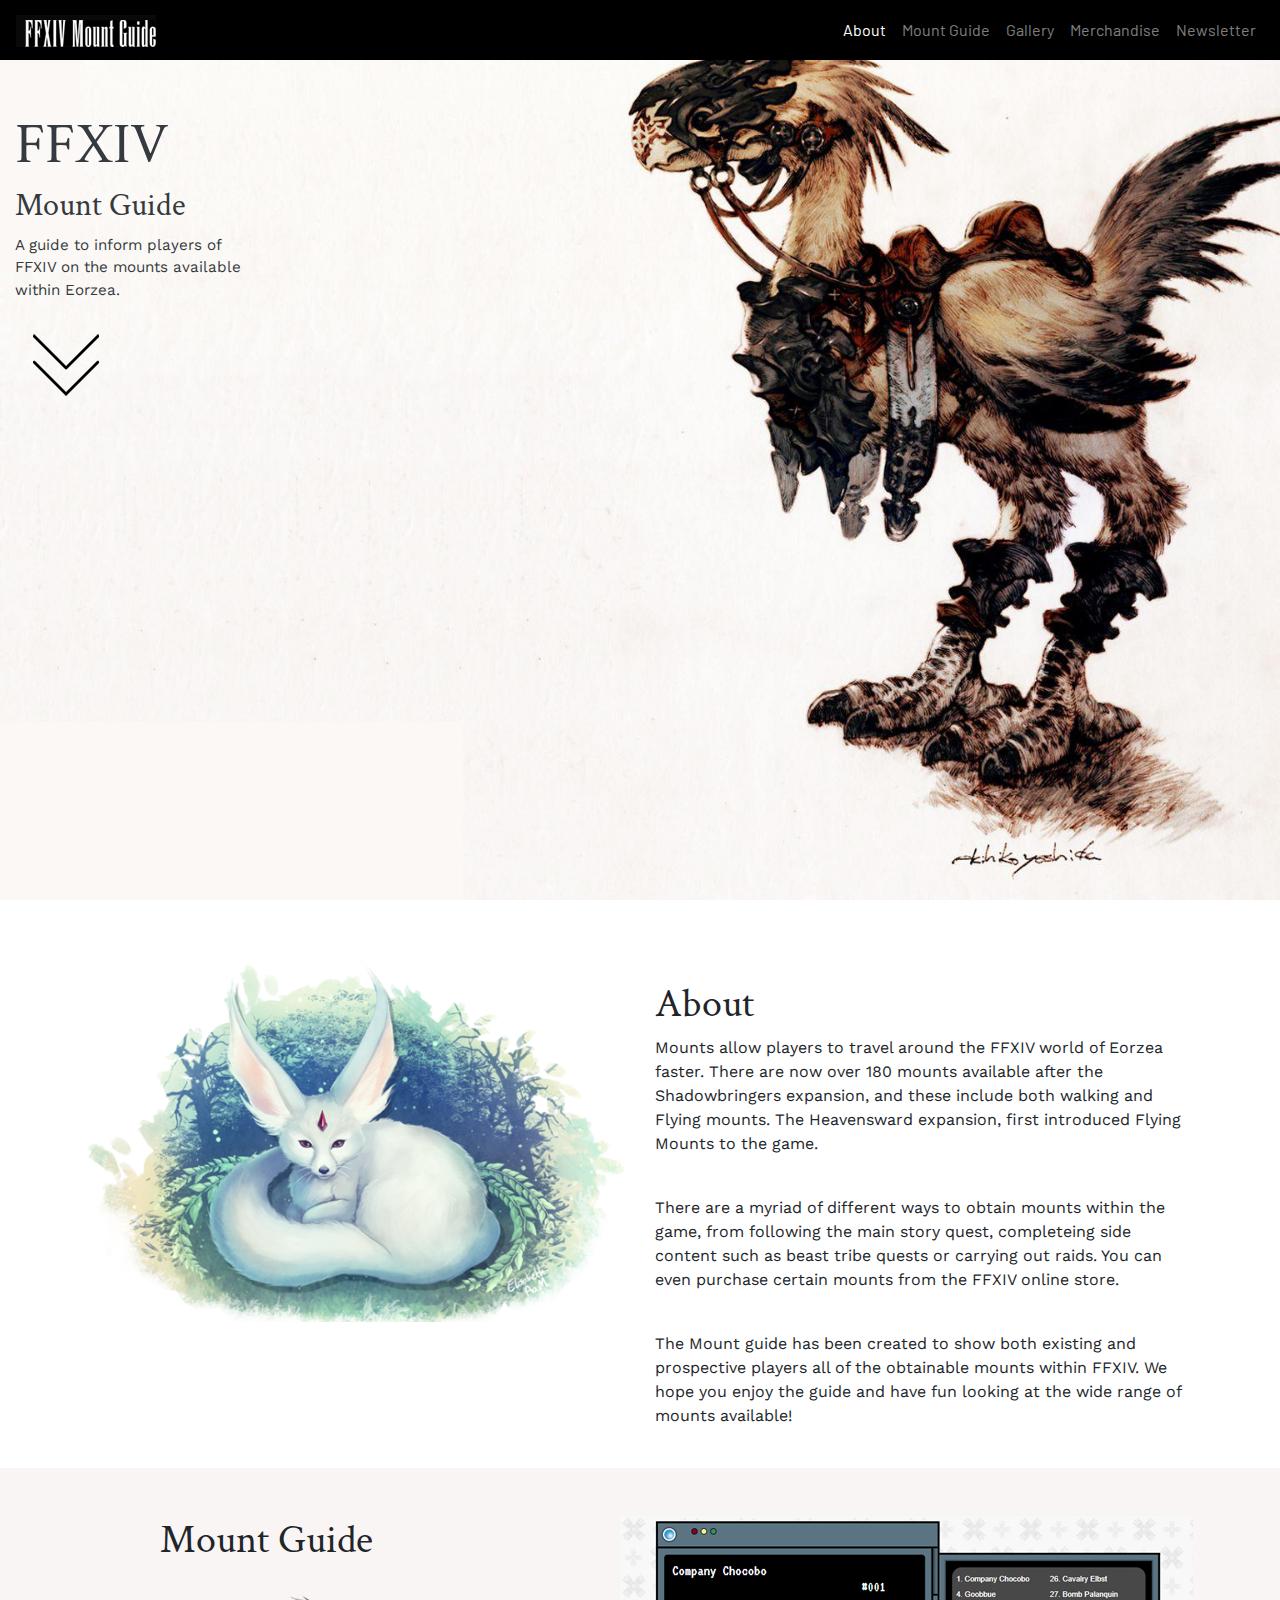
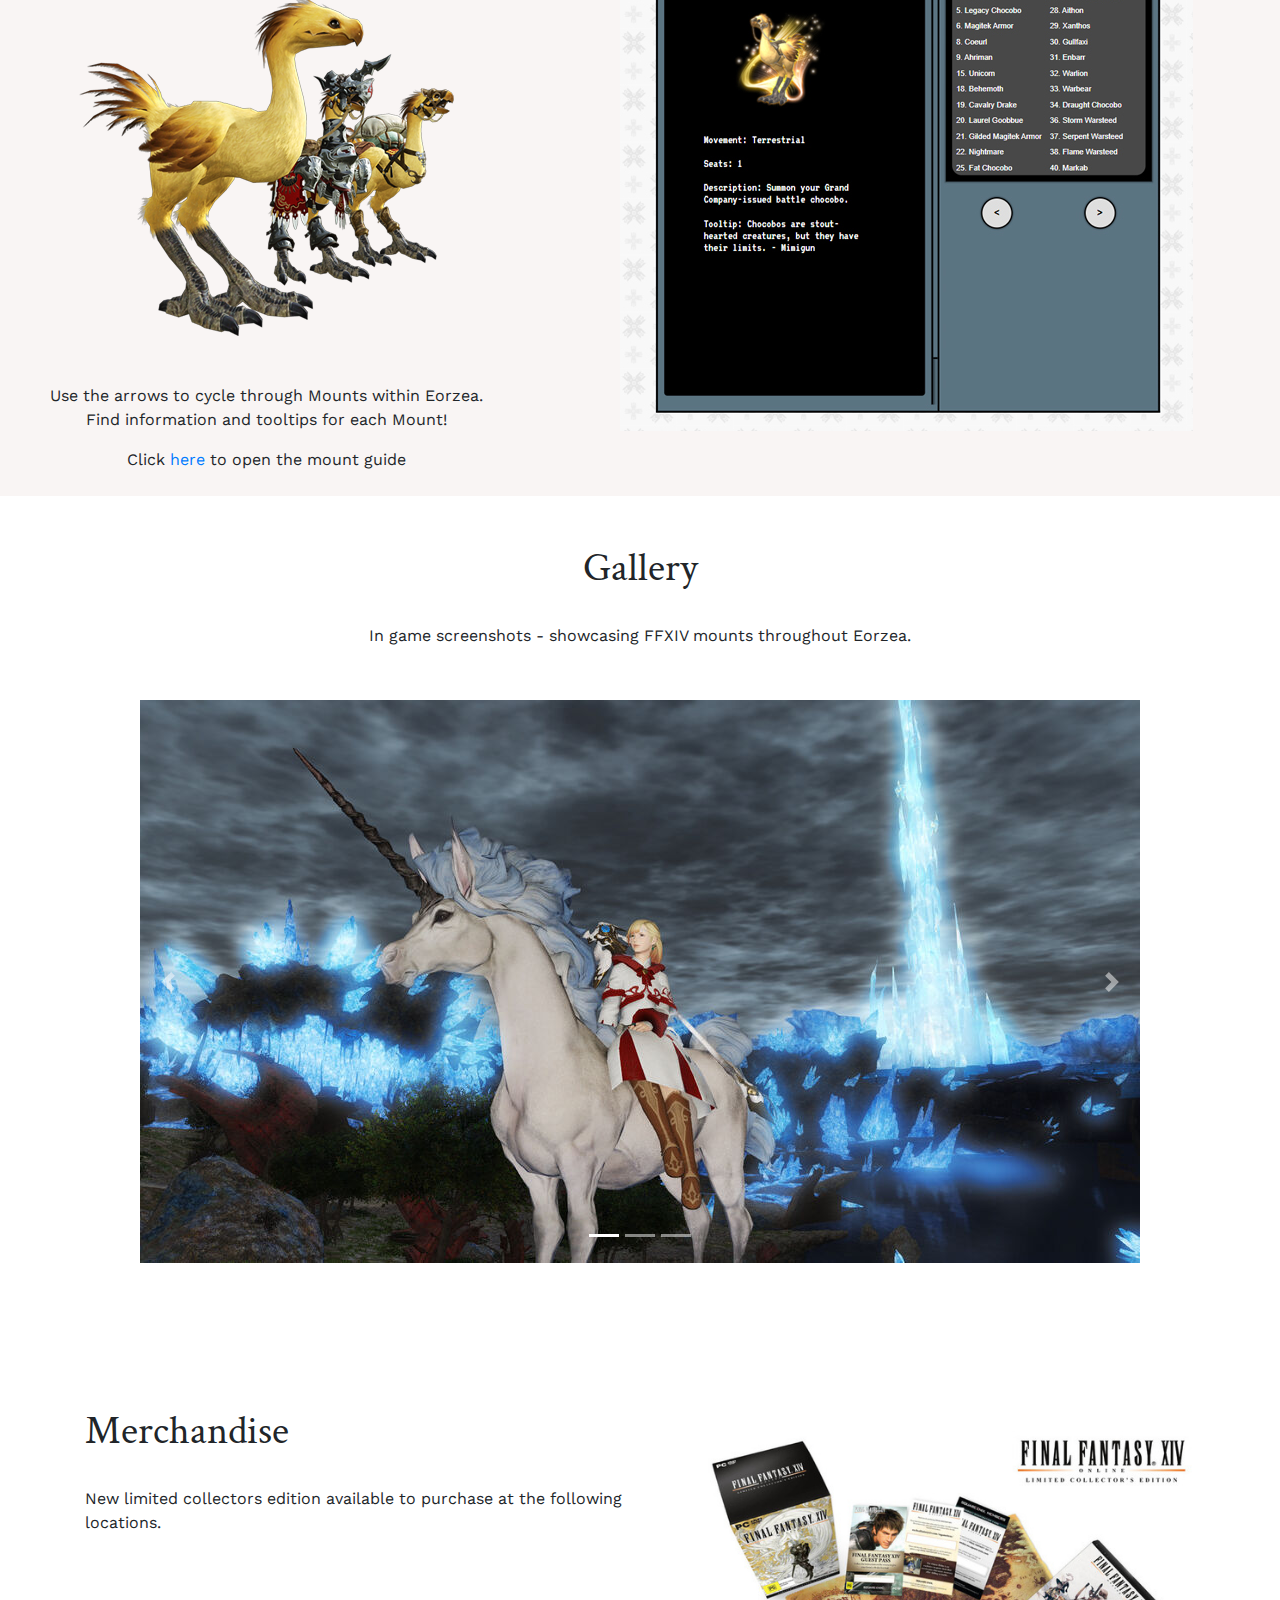
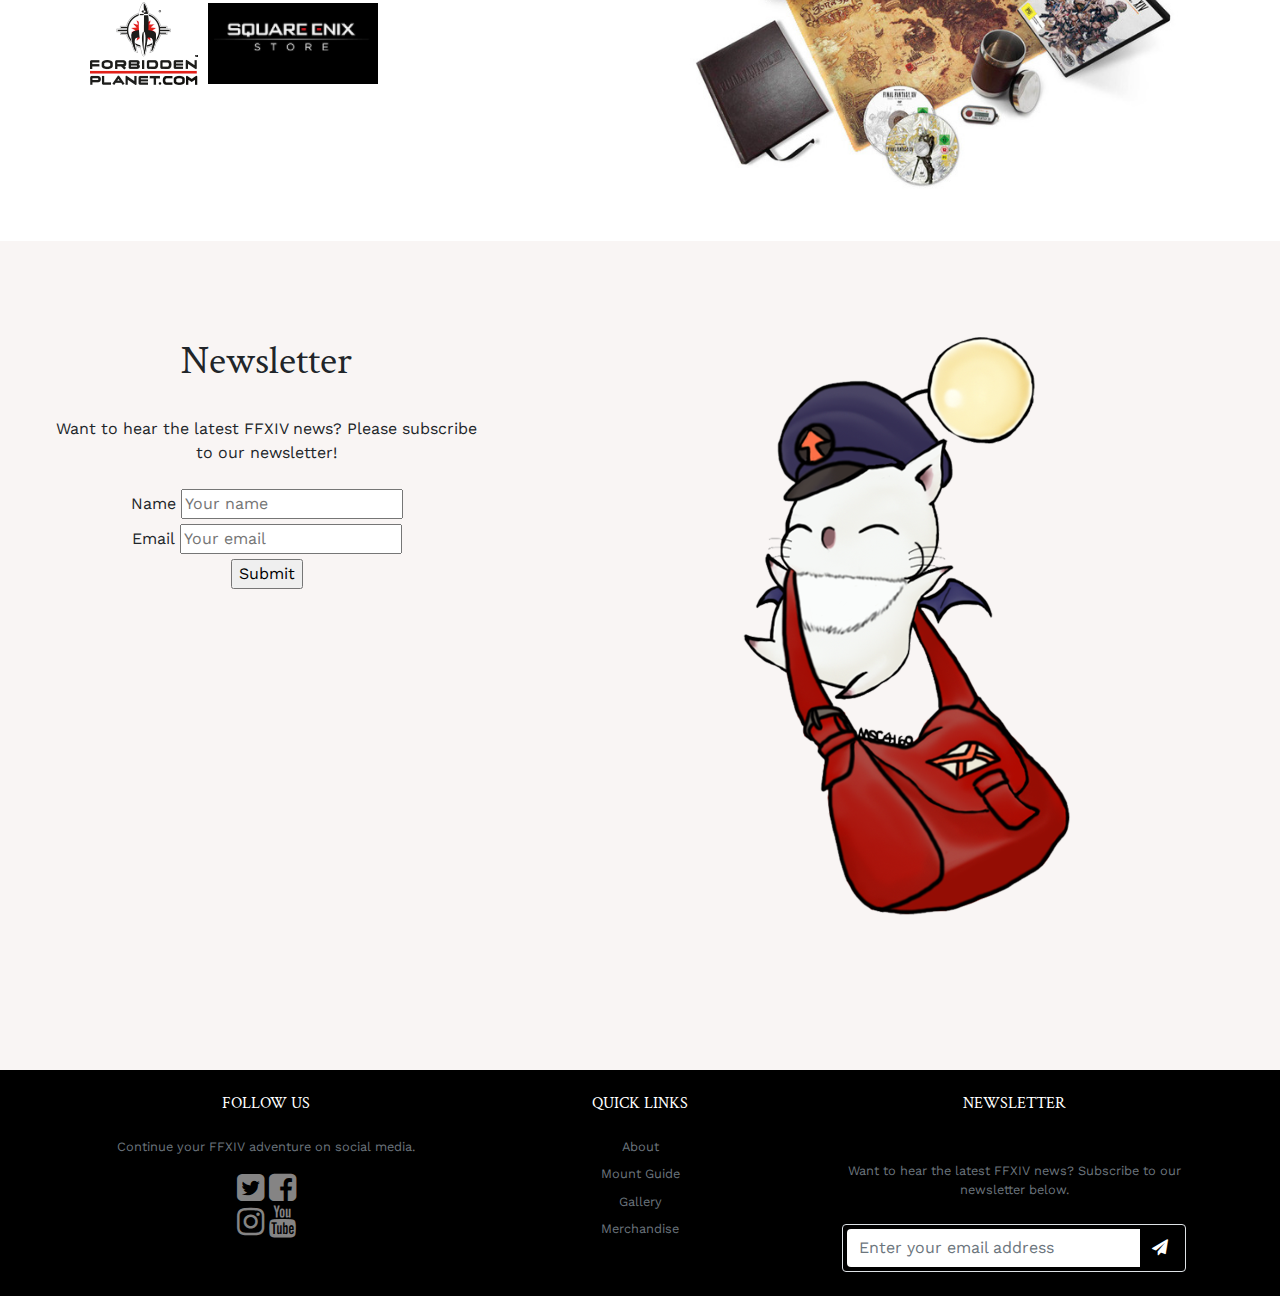
<file: index.html>
<!doctype html>
<html lang="en">
  <head>
    <!-- Required meta tags -->
    <meta charset="utf-8">
    <meta name="viewport" content="width=device-width, initial-scale=1, shrink-to-fit=no">

    <!-- Bootstrap CSS -->
    <link rel="stylesheet" href="https://stackpath.bootstrapcdn.com/bootstrap/4.4.1/css/bootstrap.min.css" integrity="sha384-Vkoo8x4CGsO3+Hhxv8T/Q5PaXtkKtu6ug5TOeNV6gBiFeWPGFN9MuhOf23Q9Ifjh" crossorigin="anonymous">
 
    <!-- Google Fonts-->
    <link rel="preconnect" href="https://fonts.gstatic.com">
    <link href="https://fonts.googleapis.com/css2?family=Crimson+Text:wght@400;700&display=swap" rel="stylesheet"> 
    <link rel="preconnect" href="https://fonts.gstatic.com">
    <link href="https://fonts.googleapis.com/css2?family=Work+Sans:wght@400;700&display=swap" rel="stylesheet"> 
    <link rel="preconnect" href="https://fonts.gstatic.com">
    <link rel="preconnect" href="https://fonts.gstatic.com">
    <link href="https://fonts.googleapis.com/css2?family=Barlow:wght@400;600&family=Big+Shoulders+Display:wght@600;700&family=Slabo+27px&display=swap" rel="stylesheet">
    <link href="https://maxcdn.bootstrapcdn.com/font-awesome/4.6.3/css/font-awesome.min.css" rel="stylesheet">
    <link href="https://fonts.googleapis.com/css?family=Roboto" rel="stylesheet">
    <link href="https://fonts.googleapis.com/css2?family=VT323&display=swap" rel="stylesheet">
    <link rel="preconnect" href="https://fonts.gstatic.com">
    <link rel="stylesheet" type="text/css" href="assets/css/main.css">

    
    <title>FFXIV - Mount Guide</title>
  </head>
  <body>
    
<!--Logo and navigation-->

<nav class="navbar navbar-expand-lg navbar-dark bg-dark fixed-top">
  <a class="navbar-brand"><img src="assets/images/ffmountlogosmall.png" alt="Final Fantasy logo"></a>
  <button class="navbar-toggler" type="button" data-toggle="collapse" data-target="#navbarNav" aria-controls="navbarNav" aria-expanded="false" aria-label="Toggle navigation">
    <span class="navbar-toggler-icon"></span>
  </button>
  <div class="collapse navbar-collapse" id="navbarNav">
    <ul class="nav navbar-nav ml-auto">
      <li class="nav-item active">
        <a class="nav-link" href="#about">About<span class="sr-only">(current)</span></a>
      </li>
      <li class="nav-item">
        <a class="nav-link" href="#mountguide">Mount Guide</a>
      </li>
      <li class="nav-item">
        <a class="nav-link" href="#gallery">Gallery</a>
      </li>
      <li class="nav-item">
        <a class="nav-link" href="#merchandise">Merchandise</a>
      </li>
       <li class="nav-item">
        <a class="nav-link" href="#newsletter">Newsletter</a>
      </li>
    </ul>
</div>
</nav> 

<!-- Page Content -->

<div class="jumbotron jumbotron-fluid">
  <div class="container-fluid mt-5">
    <h2 class="display-4 text-dark">FFXIV <br> </h2>
     <h2 class="text-dark">  Mount Guide </h2>
    <p class ="text-dark jumbotron-text">A guide to inform players of <br>FFXIV on the mounts  available <br> within Eorzea.</p>
    <img src="assets/images/doublearrow.png" alt="downwards arrow">
  </div>
</div>

<!-- About Section -->
<section id="about">
    <div class="container">
        <div class="row">
            <div class="col-lg-6 mt-4 mb-5"> <img src="assets/images/aboutimage.png" class="img-fluid" alt="Responsive image">
            </div>
            <div class="col-lg-6 pb-4"><h1 class="mt-5">About</h1>
  <p>Mounts allow players to travel around the FFXIV world of Eorzea faster. There are now over 180 
    mounts available after the Shadowbringers expansion, and these include both walking and Flying
    mounts. The Heavensward expansion, first introduced Flying Mounts to the game.</p> <br>

    <p>There are a myriad of different ways to obtain mounts within the game, from following the main story
    quest, completeing side content such as beast tribe quests or carrying out raids. You can even purchase certain mounts
    from the FFXIV online store.</p> <br> 

    <p> The Mount guide has been created to show both existing and prospective players all of the obtainable
    mounts within FFXIV. We hope you enjoy the guide and have fun looking at the wide range of mounts available! </p>
            </div>
        </div>
    </div>
</section>

<section id="mountguide">
    <div class="container-fluid">
        <div class="row">
            <div class="col-lg-5  pb-4 mountguide white text-center"> <h1 class="mt-5"> Mount Guide</h1> <br>
                <img src="assets/images/chocobotrio.png" class="img-fluid mb-5" alt="Responsive image"> <br>
                    <p>Use the arrows to cycle through Mounts within Eorzea. <br>
                   Find information and tooltips for each Mount!</p>
                   Click <a href="app.html" target="_blank"> here </a> to open the mount guide
            </div>

            <div class="col-lg-7 mountguide white text-center"> 
                <img src ="appguidepreview.jpg" class="img-fluid mt-5" alt="App preview image"> 
            </div>
        </div>
    </div>
</section>


<section id="gallery">
    <div class="container-fluid">
         <div class="row">
            <div class="col-lg-12 mt-5 white text-center"> <h1 class="title">Gallery</h1> <br> <p> In game screenshots - showcasing FFXIV mounts throughout Eorzea. </p>
            </div>
 
            <div class="container my-3 mb-5 pb-5">
                <div id="myCarousel" class="carousel slide" data-ride="carousel">
            <!-- Carousel indicators -->
                    <ol class="carousel-indicators">
                        <li data-target="#myCarousel" data-slide-to="0" class="active"></li>
                        <li data-target="#myCarousel" data-slide-to="1"></li>
                        <li data-target="#myCarousel" data-slide-to="2"></li>
                    </ol>
        <!-- Wrapper for carousel items -->
        <div class="carousel-inner">
                <div class="carousel-item active">
                    <img src="assets/images/unicorn.jpg" alt="First Slide" class="img-fluid">
                </div>
                <div class="carousel-item">
                    <img src="assets/images/midgardsormr.png" alt="Second Slide" class="img-fluid">
                </div>
                <div class="carousel-item">
                <img src="assets/images/tyrannosaur.png" alt="Third Slide" class="img-fluid">
                </div>
                </div>
        <!-- Carousel controls -->
                 <a class="carousel-control-prev" href="#myCarousel" data-slide="prev">
                    <span class="carousel-control-prev-icon"></span>
                </a>
                <a class="carousel-control-next" href="#myCarousel" data-slide="next">
                    <span class="carousel-control-next-icon"></span>
                </a>
        </div>
    </div>
</div> </div>
</section>



<section id="merchandise">
    <div class="container">
        <div class="row">
            <div class="col-lg-6 mt-5"><h1 class="title">Merchandise</h1> <br>
                <p> New limited collectors edition available to purchase at the following locations. </p><br><br>
                <img src="assets/images/forbiddenplanet.png" class="img-fluid" alt="Forbidden Planet logo"> 
                <img src="assets/images/squareenixlogo.png" class="img-fluid" alt="Square Enix logo"> 
            </div>  
            
            <div class="col-lg-6 pt-5 mt-4 mb-5"> <img src="assets/images/collectorsedition.jpeg" class="img-fluid" alt="Responsive image">
            </div>
        </div>
    </div>

</section>

<section id="newsletter">
    <div class="container-fluid">
        <div class="row">
            <div class="col-lg-5 p-5 mountguide white text-center"> <h1 class="mt-5"> Newsletter</h1> <br>
                Want to hear the latest FFXIV news? Please subscribe to our newsletter! <br> <br>
                   <form action="#contact">

                    <label for="fname">Name</label>
                    <input type="text" id="fname" name="firstname" placeholder="Your name" required> <br>

                    <label for="fname">Email</label>
                    <input type="text" id="lname" name="email" placeholder="Your email" required> <br>

                    <input type="submit" value="Submit">

                    </form>
            </div>

            <div class="col-lg-7 p-5 mountguide white text-center"> 
               <img src ="assets/images/deliverymoogle.png" class="img-fluid mt-5" alt="App preview image"> 
            </div>
        </div>
    </div>
</section>


<!-- Footer -->

<footer class="bg-dark text-white text-center text-lg-start">
 
  <div class="container p-4 ">
    <div class="row">
        <div class="col-lg-4 col-md-12 mb-4 mb-md-0">
            <h6 class="text-uppercase mb-4">Follow Us</h6>
                <p class="footer-text text-muted"> Continue your FFXIV adventure on social media.</p>
         
                <div class="socialMediaLinks text-light">
               
                <a href="https://www.twitter.com" target="_blank" class="text-white bg-dark"><i class="fa fa-twitter-square fa-2x"></i> </a> 
                <a href="https://www.facebook.com" target="_blank" class="text-white bg-dark"><i class="fa fa-facebook-square fa-2x"></i></a><br>
                <a href="https://www.instagram.com" target="_blank" class="text-white bg-dark"><i class="fa fa-instagram fa-2x"></i></a>
                <a href="https://www.youtube.com" target="_blank" class="text-white bg-dark"><i class="fa fa-youtube fa-2x"></i></a>
                </div>
        </div>
    

      
      <div class="col-lg-4 col-md-6 mb-4 mb-md-0">
         <h6 class="text-uppercase mb-4">Quick Links</h6>
          <ul class="list-unstyled footer-text mb-0">
            <li class="mb-2"><a href="#about" class="text-muted">About</a></li>
            <li class="mb-2"><a href="#mountguide" class="text-muted">Mount Guide</a></li>
            <li class="mb-2"><a href="#gallery" class="text-muted">Gallery</a></li>
              <li class="mb-2"><a href="#merchandise" class="text-muted">Merchandise</a></li>
          </ul>
      </div>
  

    
      <div class="col-lg-4 col-md-6 mb-4 mb-md-0">
         <h6 class="text-uppercase mb-4">Newsletter</h6>
          <p class="text-muted footer-text mb-4 pt-4">Want to hear the latest FFXIV news? Subscribe to our newsletter below.</p>
          <div class="p-1 rounded border">
            <div class="input-group">
              <input type="email" placeholder="Enter your email address" aria-describedby="button-addon1" class="form-control border-0 shadow-0">
              <div class="input-group-append">
                <button id="button-addon1" type="submit" class="btn btn-link"><i class="fa fa-paper-plane text-white bg-dark"></i></button>
              </div>
            </div>
          </div>
      </div>
  
    </div>
  
  </div>

</footer>

<!-- Footer end--> 

    <!-- Optional JavaScript -->
    <!-- jQuery first, then Popper.js, then Bootstrap JS -->
    
    <script src="https://code.jquery.com/jquery-3.4.1.slim.min.js" integrity="sha384-J6qa4849blE2+poT4WnyKhv5vZF5SrPo0iEjwBvKU7imGFAV0wwj1yYfoRSJoZ+n" crossorigin="anonymous"></script>
    <script src="https://cdn.jsdelivr.net/npm/popper.js@1.16.0/dist/umd/popper.min.js" integrity="sha384-Q6E9RHvbIyZFJoft+2mJbHaEWldlvI9IOYy5n3zV9zzTtmI3UksdQRVvoxMfooAo" crossorigin="anonymous"></script>
    <script src="https://stackpath.bootstrapcdn.com/bootstrap/4.4.1/js/bootstrap.min.js" integrity="sha384-wfSDF2E50Y2D1uUdj0O3uMBJnjuUD4Ih7YwaYd1iqfktj0Uod8GCExl3Og8ifwB6" crossorigin="anonymous"></script>
   

</body>
</html>
</file>
<file: assets/css/main.css>
.bg-dark{
background-color:#000000!important
}

.navbar a {
font-family: 'Barlow', sans-serif;
color: white;
}

nav .navbar-brand,
nav .navbar-text {
 color: #ffffff;
}

body {
 font-family: 'Work Sans', sans-serif;
}

.jumbotron-text {
    font-size: 0.95rem;
}
h1, h2, h3, h4, h5, h6 {
 font-family: 'Crimson Text', serif;
}

.headerlight {
 color: white;
  padding-top: 50px;
}

.jumbotron {
  
  color: white;
  background-image: url("../images/heroimage2.jpg");
  background-position: center;
  background-repeat: no-repeat;
  background-size: cover;
  height: 100vh;
}

.mountguide{
    background: #f9f5f4;
}

.gallerybackground{
    background: #aaaaaa;
}


.output {
    background: #eee;
}



.carousel{
    background: #ffffff;
    margin-top: 20px;
}
.carousel-item{
    text-align: center;
    min-height: 280px; /* Prevent carousel from being distorted if for some reason image doesn't load */
}

/* Footer */

.footer-text{
 font-size: 0.8rem;
}

/* Font Awesome Icons */

.fa {
  color: rgba(238, 236, 236, 0.562);
}

.fa:hover {
  color: rgb(187, 177, 177);
}
</file>
